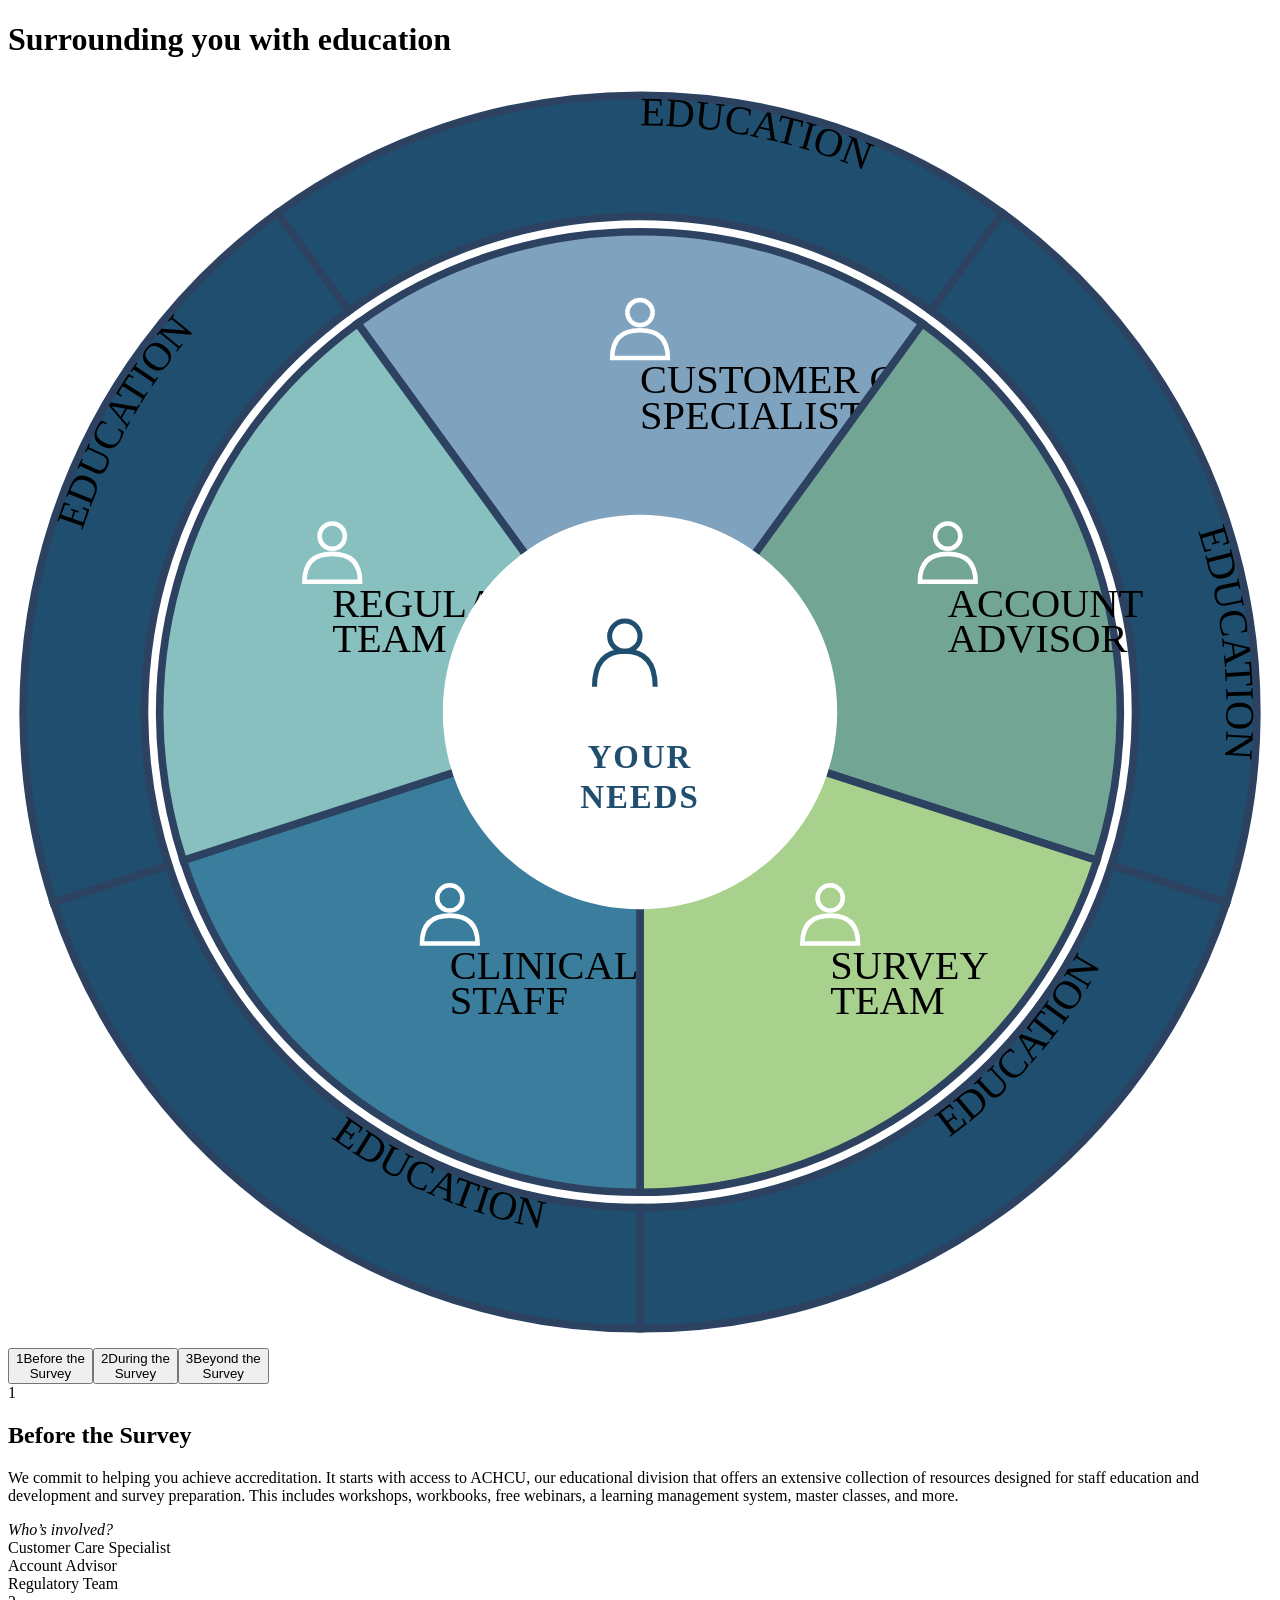
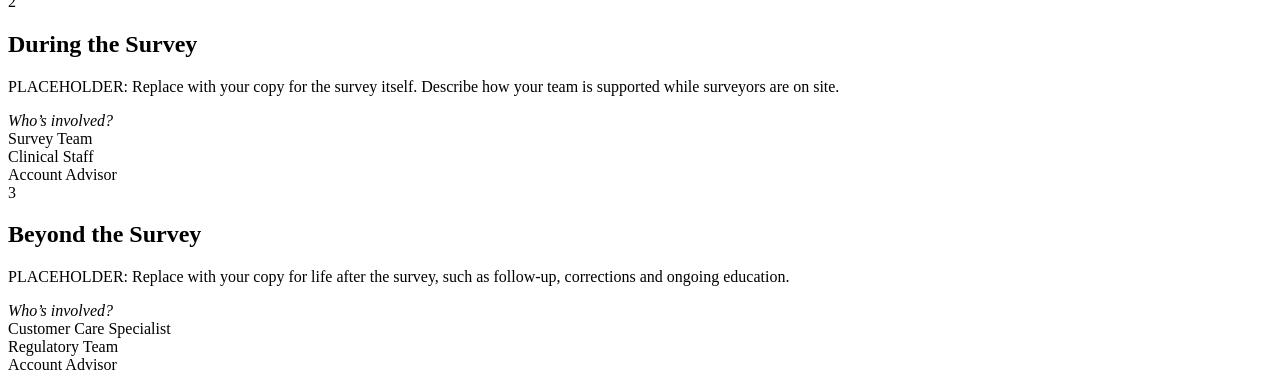
<file: Surrounding you with education.html>
<!DOCTYPE html>
<html lang="en">
<head>
<meta charset="utf-8">
<meta name="viewport" content="width=device-width, initial-scale=1, viewport-fit=cover">
<title>Surrounding you with education</title>
<link href="https://fonts.googleapis.com/css2?family=Montserrat:ital,wght@0,400;0,600;0,700;1,400&display=swap" rel="stylesheet">
<link rel="stylesheet" href="style.css">
</head>
<body>
<main>
<h1>Surrounding you with education</h1>
<div class="grid">
  <svg class="wheel" id="wheel" viewBox="0 0 500 500" role="img" aria-label="Wheel of teams surrounding your needs"></svg>
  <div>
    <div class="steps" id="steps"></div>
    <div class="scroller" id="scroller"></div>
  </div>
</div>
</main>
<script>
/* ---------- EDIT HERE ---------- */
const SEGMENTS = [ // angle = center of wedge (deg, 0 = right, -90 = top)
  {id:'care',  label:['CUSTOMER CARE','SPECIALIST'], angle:-90, color:'#7fa3bf'},
  {id:'acct',  label:['ACCOUNT','ADVISOR'],          angle:-18, color:'#73a595'},
  {id:'survey',label:['SURVEY','TEAM'],              angle:54,  color:'#a9d18e'},
  {id:'clin',  label:['CLINICAL','STAFF'],           angle:126, color:'#3a7d9c'},
  {id:'reg',   label:['REGULATORY','TEAM'],          angle:198, color:'#88c0c0'}
];
const STEPS = [
  {title:'Before the Survey', short:['Before the','Survey'],
   text:'We commit to helping you achieve accreditation. It starts with access to ACHCU, our educational division that offers an extensive collection of resources designed for staff education and development and survey preparation. This includes workshops, workbooks, free webinars, a learning management system, master classes, and more.',
   active:['care','acct','reg'], education:true},
  {title:'During the Survey', short:['During the','Survey'],
   text:'PLACEHOLDER: Replace with your copy for the survey itself. Describe how your team is supported while surveyors are on site.',
   active:['survey','clin','acct'], education:false},
  {title:'Beyond the Survey', short:['Beyond the','Survey'],
   text:'PLACEHOLDER: Replace with your copy for life after the survey, such as follow-up, corrections and ongoing education.',
   active:['care','reg','acct'], education:true}
];
/* ------------------------------- */
const NS='http://www.w3.org/2000/svg', C=250, R_IN=78, R_W=190, R_O1=196, R_O2=244;
const rad=d=>d*Math.PI/180, pt=(r,a)=>[C+r*Math.cos(rad(a)),C+r*Math.sin(rad(a))];
const f=n=>n.toFixed(2);
function wedge(r1,r2,a1,a2){const [x1,y1]=pt(r2,a1),[x2,y2]=pt(r2,a2),[x3,y3]=pt(r1,a2),[x4,y4]=pt(r1,a1);
 return `M${f(x1)} ${f(y1)}A${r2} ${r2} 0 0 1 ${f(x2)} ${f(y2)}L${f(x3)} ${f(y3)}A${r1} ${r1} 0 0 0 ${f(x4)} ${f(y4)}Z`}
function el(tag,attrs,parent,html){const e=document.createElementNS(NS,tag);for(const k in attrs)e.setAttribute(k,attrs[k]);if(html)e.innerHTML=html;parent.appendChild(e);return e}
const svg=document.getElementById('wheel');
const defs=el('defs',{},svg);
const rings={},segs={};
SEGMENTS.forEach(s=>{
  const a1=s.angle-36,a2=s.angle+36;
  // outer education ring
  const rg=el('g',{class:'ringseg'},svg);
  el('path',{d:wedge(R_O1,R_O2,a1,a2),fill:'#1f4e6e',stroke:'#2c4260','stroke-width':3},rg);
  const bottom=s.angle>0&&s.angle<180, r=bottom?R_O1+12:R_O2-12;
  const [sx,sy]=pt(r,bottom?a2-5:a1+5),[ex,ey]=pt(r,bottom?a1+5:a2-5);
  el('path',{id:'arc-'+s.id,d:`M${f(sx)} ${f(sy)}A${r} ${r} 0 0 ${bottom?0:1} ${f(ex)} ${f(ey)}`,fill:'none'},defs);
  const t=el('text',{class:'ringtxt'},rg);
  t.innerHTML=`<textPath href="#arc-${s.id}" startOffset="50%">EDUCATION</textPath>`;
  rings[s.id]=rg;
  // inner wedge
  const g=el('g',{class:'seg',tabindex:'-1'},svg);
  el('path',{d:wedge(R_IN-4,R_W,a1,a2),fill:s.color,stroke:'#2c4260','stroke-width':3},g);
  const [lx,ly]=pt(128,s.angle);
  // simple person icon
  el('circle',{cx:lx,cy:ly-30,r:5,fill:'none',stroke:'#fff','stroke-width':1.8},g);
  el('path',{d:`M${lx-11} ${ly-12}q0-11 11-11t11 11z`,fill:'none',stroke:'#fff','stroke-width':1.8},g);
  const tt=el('text',{x:lx,y:ly+2},g);
  s.label.forEach((w,i)=>el('tspan',{x:lx,dy:i?14:0},tt,w));
  segs[s.id]=g;
});
// center
el('circle',{cx:C,cy:C,r:R_IN,fill:'#fff'},svg);
el('circle',{cx:C-6,cy:C-30,r:6,fill:'none',stroke:'#1f4e6e','stroke-width':2},svg);
el('path',{d:`M${C-18} ${C-10}q0-14 12-14t12 14`,fill:'none',stroke:'#1f4e6e','stroke-width':2},svg);
el('circle',{cx:C+12,cy:C-24,r:20,fill:'none',stroke:'#1f4e6e','stroke-width':2,opacity:0},svg);
const ct=el('text',{x:C,y:C+22,'text-anchor':'middle','font-size':13,'font-weight':700,fill:'#1f4e6e','letter-spacing':'.06em'},svg);
el('tspan',{x:C},ct,'YOUR');el('tspan',{x:C,dy:16},ct,'NEEDS');

// steps + panels
const stepsEl=document.getElementById('steps'), sc=document.getElementById('scroller');
const names={care:'Customer Care Specialist',acct:'Account Advisor',survey:'Survey Team',clin:'Clinical Staff',reg:'Regulatory Team'};
const btns=STEPS.map((s,i)=>{
  const b=document.createElement('button');b.className='step';b.type='button';
  b.setAttribute('aria-label',`Step ${i+1}: ${s.title}`);
  b.innerHTML=`<span class="dot">${i+1}</span><span>${s.short.join('<br>')}</span>`;
  b.onclick=()=>sc.scrollTo({left:i*sc.clientWidth});
  stepsEl.appendChild(b);
  if(i<STEPS.length-1){const c=document.createElement('span');c.className='conn';stepsEl.appendChild(c)}
  const p=document.createElement('section');p.className='panel';
  p.innerHTML=`<div class="head"><span class="badge">${i+1}</span><h2>${s.title}</h2></div><p>${s.text}</p>
   <div class="who"><em>Who’s involved?</em><div class="teams">${s.active.map(id=>`<div class="team"><i></i>${names[id]}</div>`).join('')}</div></div>`;
  sc.appendChild(p);
  return b;
});
let cur=-1;
function setStep(i){
  if(i===cur)return;cur=i;
  btns.forEach((b,j)=>{b.classList.toggle('on',j===i);b.setAttribute('aria-current',j===i?'step':'false')});
  const s=STEPS[i];
  SEGMENTS.forEach(g=>{
    segs[g.id].classList.toggle('dim',!s.active.includes(g.id));
    rings[g.id].classList.toggle('dim',!s.education);
  });
}
sc.addEventListener('scroll',()=>setStep(Math.round(sc.scrollLeft/sc.clientWidth)),{passive:true});
let lock=false;
sc.addEventListener('wheel',e=>{
  const d=Math.abs(e.deltaY)>=Math.abs(e.deltaX)?e.deltaY:e.deltaX;
  if(Math.abs(d)<4)return;
  const next=cur+(d>0?1:-1);
  if(next<0||next>=STEPS.length)return; // at the first/last step, let the page scroll normally
  e.preventDefault();
  if(lock)return;
  lock=true;
  sc.scrollTo({left:next*sc.clientWidth});
  setTimeout(()=>{lock=false},700);
},{passive:false});
setStep(0);
</script>
</body>
</html>
</file>
<file: style.css>
@import url('https://fonts.googleapis.com/css2?family=Montserrat:ital,wght@0,400;0,600;0,700;1,400&display=swap');
.achc-edu{font-size:16px;line-height:1.4;text-align:left;position:relative}
.achc-edu h2,.achc-edu p{padding:0;text-transform:none;letter-spacing:normal;font-family:inherit;color:inherit;line-height:1.25}
.achc-edu .panel p{line-height:1.55}
.achc-edu img{max-width:none;border:0;box-shadow:none}
.achc-edu svg.wheel{max-width:560px}
.achc-edu{color-scheme:dark;--bg:#015175;--ring:#1f4e6e;--ink:#fff;--mute:#5c7088;--line:#4a617c;
box-sizing:border-box;}
.achc-edu,.achc-edu *{box-sizing:border-box}
.achc-edu{background:var(--bg);color:var(--ink);font-family:Montserrat,system-ui,sans-serif}
.achc-edu{max-width:1180px;margin:0 auto;padding:40px 32px}
.achc-edu .achc-title{font-size:24px;font-weight:600;margin:0 0 24px}
.achc-edu .grid{display:grid;grid-template-columns:minmax(0,1.15fr) minmax(0,1fr);gap:48px;align-items:center}
.achc-edu svg.wheel{width:100%;height:auto;display:block}
.achc-edu .seg,.achc-edu .ringseg{transition:opacity 1s ease}
.achc-edu .dim{opacity:.22}
.achc-edu .seg text,.achc-edu .ringtxt{fill:#fff;font-weight:600;font-size:11.5px;letter-spacing:.06em;text-anchor:middle}
.achc-edu .ringtxt{font-size:10.5px;letter-spacing:.12em}
.achc-edu .lbl-dark{fill:#fff}
.achc-edu .steps{display:flex;align-items:flex-start;justify-content:center;gap:0;margin-bottom:36px}
.achc-edu .step{all:unset;cursor:pointer;display:flex;flex-direction:column;align-items:center;width:50px;white-space:nowrap;text-align:center;font-size:12px;font-weight:600;color:var(--mute);gap:8px;transition:color .3s}
.achc-edu .step .dot{width:50px;height:50px;border-radius:50%;border:3px solid var(--mute);display:grid;place-items:center;font-size:22px;font-weight:700;transition:all .3s}
.achc-edu .step.on{color:#fff}
.achc-edu .step.on .dot{border-color:#fff;background:var(--bg)}
.achc-edu .step:hover .dot{border-color:#cfe0f0}
.achc-edu .step:focus-visible .dot{outline:3px solid #a9d18e;outline-offset:3px}
.achc-edu .conn{flex:none;width:48px;height:3px;background:var(--mute);margin-top:24px}
.achc-edu .step.start{width:auto}
.achc-edu .step .pill{height:50px;padding:0 20px;border-radius:25px;border:3px solid var(--mute);display:flex;align-items:center;font-size:12px;font-weight:700;letter-spacing:.06em;text-transform:uppercase;white-space:nowrap;transition:all .3s}
.achc-edu .step.start.on .pill{border-color:#fff;background:var(--bg)}
.achc-edu .step.start:hover .pill{border-color:#cfe0f0}
.achc-edu .step.start:focus-visible .pill{outline:3px solid #a9d18e;outline-offset:3px}
.achc-edu .scroller{display:flex;padding-bottom:10px;overflow-x:auto;overflow-y:hidden;scroll-snap-type:x mandatory;scroll-behavior:smooth;scrollbar-width:none}
.achc-edu .scroller::-webkit-scrollbar{display:none}
.achc-edu .panel{flex:0 0 100%;min-width:0;scroll-snap-align:start;display:flex;flex-direction:column;justify-content:flex-start}
.achc-edu .head{display:flex;gap:18px;align-items:center;margin-bottom:12px}
.achc-edu .badge{flex:none;width:52px;height:52px;border-radius:50%;border:3px solid #fff;display:grid;place-items:center;font-size:22px;font-weight:700}
.achc-edu .head h2{margin:0;font-size:19px;font-weight:600}
.achc-edu .panel p{margin:0 0 16px;font-size:13px;line-height:1.55;max-width:60ch}
.achc-edu .who{border-top:1px solid var(--line);padding-top:14px}
.achc-edu .who em{display:block;text-align:center;font-size:14px;margin-bottom:14px}
.achc-edu .teams{display:flex;flex-wrap:wrap;justify-content:center;gap:16px 10px}
.achc-edu .team{flex:1 1 84px;max-width:120px;min-width:0;text-align:center;font-size:10.5px;line-height:1.35;font-weight:600;letter-spacing:.04em;text-transform:uppercase;overflow-wrap:break-word}
.achc-edu .ph,.achc-edu .team img{display:block;width:44px;height:44px;margin:0 auto 10px;object-fit:cover}
.achc-edu .ph{border:2px dashed #fff;background:url("data:image/svg+xml,%3Csvg xmlns='http://www.w3.org/2000/svg' viewBox='0 0 24 24' fill='none' stroke='white' stroke-width='1.6' stroke-linejoin='round'%3E%3Crect x='3' y='4' width='18' height='16' rx='2'/%3E%3Ccircle cx='9' cy='10' r='1.6'/%3E%3Cpath d='M3 17l5-5 4 4 3-3 6 6'/%3E%3C/svg%3E") center/22px no-repeat}
.achc-edu .team img.icon{width:56px;height:52px;object-fit:contain}
.achc-edu .team svg.icon{display:block;width:56px;height:52px;margin:0 auto 10px}
.achc-edu .dots{display:flex;justify-content:center;align-items:center;gap:10px;margin-top:18px}
.achc-edu .dots button{all:unset;cursor:pointer;width:10px;height:10px;border-radius:5px;background:var(--mute);transition:width .3s,background .3s}
.achc-edu .dots button:hover{background:#cfe0f0}
.achc-edu .dots button.on{width:26px;background:#fff}
.achc-edu .dots button:focus-visible{outline:2px solid #a9d18e;outline-offset:3px}
.achc-edu svg.wheel{max-width:560px;margin:0 auto}
.achc-edu .scroller{overscroll-behavior-x:contain}
.achc-edu .dots button{position:relative}
.achc-edu .dots button::after{content:'';position:absolute;inset:-12px -6px}
@media (max-width:860px){.achc-edu .grid{grid-template-columns:1fr;gap:28px}
.achc-edu{padding:28px max(18px,env(safe-area-inset-right)) 28px max(18px,env(safe-area-inset-left))}
.achc-edu svg.wheel{max-width:420px}
}
@media (max-width:560px){.achc-edu .achc-title{font-size:20px;margin-bottom:16px}
.achc-edu svg.wheel{max-width:360px}
.achc-edu .seg text{font-size:14px}
.achc-edu .ringtxt{font-size:12px}
.achc-edu .steps{margin-bottom:24px}
.achc-edu .head h2{font-size:18px}
.achc-edu .panel p{font-size:14px}
.achc-edu .team{font-size:10px}
}
@media (max-width:400px){.achc-edu .conn{width:18px;margin-top:20px}
.achc-edu .panel p{font-size:13.5px}
.achc-edu .step{width:42px}
.achc-edu .step .dot{width:42px;height:42px;font-size:19px}
.achc-edu .step.start{width:auto}
.achc-edu .step .pill{height:42px;padding:0 13px;font-size:10.5px}
}
@media (prefers-reduced-motion:reduce){.achc-edu .scroller{scroll-behavior:auto}
.achc-edu .seg,.achc-edu .ringseg{transition:none}
}
</file>
